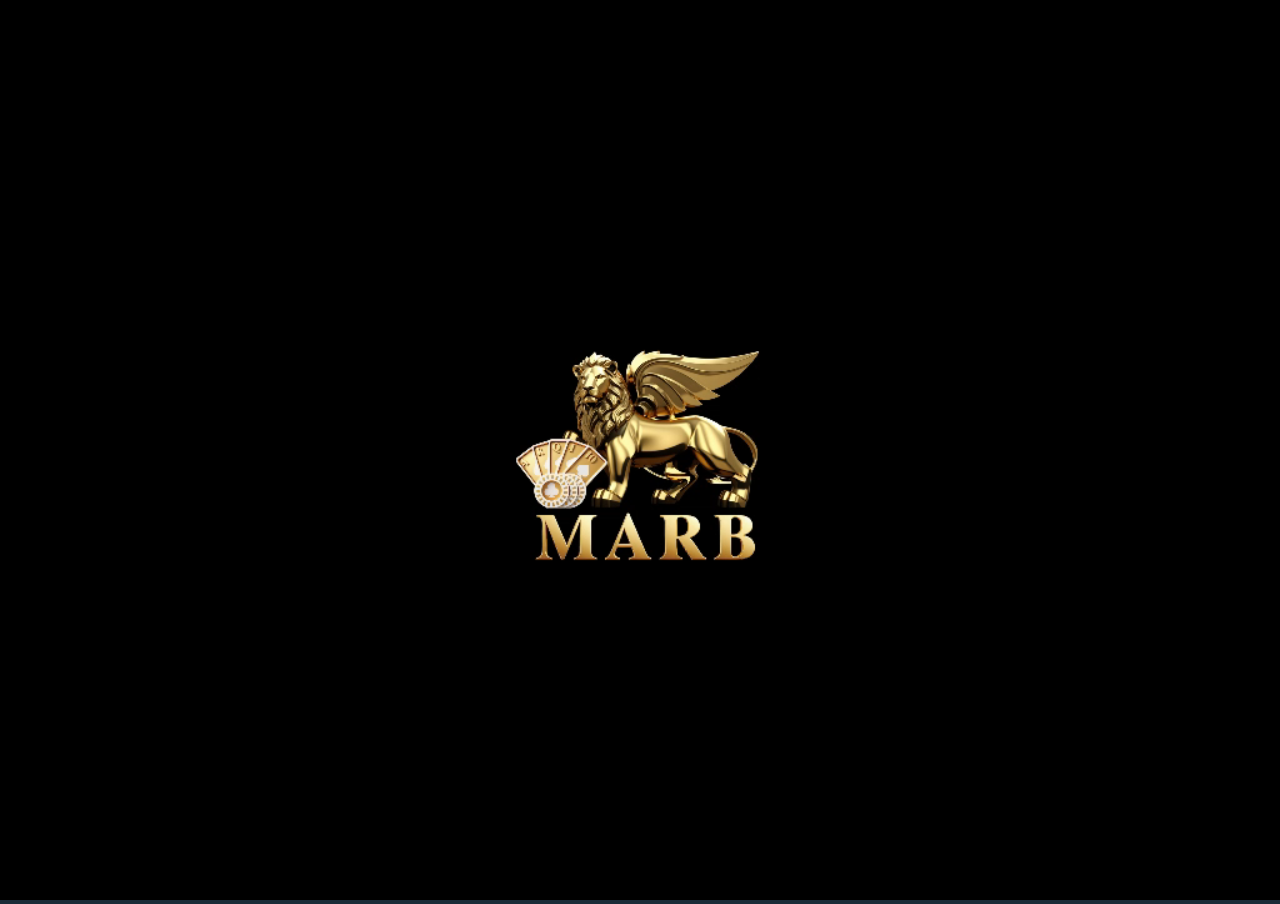
<file: 777/index.html>
<!doctype html><html lang=""><head><meta charset="utf-8"><meta http-equiv="X-UA-Compatible" content="IE=edge"><meta name="viewport" content="width=device-width,initial-scale=1,maximum-scale=1,minimum-scale=1,user-scalable=no"><meta http-equiv="Cache-Control" content="no-cache, no-store, must-revalidate"><meta http-equiv="Pragma" content="no-cache"><meta http-equiv="Expires" content="0"><link rel="manifest" href="./manifest.json"><!--[if IE]><link rel="icon" href="../icon.png"><![endif]--><link rel="stylesheet" href="../style.css?v=1.0.1.42"><script src="../host"></script><title>MARB</title><script defer="defer" src="/static/js/map.77cf2d7a.js"></script><link href="/static/css/map.a081ef5d.css" rel="stylesheet"><link rel="icon" type="image/svg+xml" href="/./favicon.svg"><link rel="icon" type="image/png" sizes="32x32" href="/./logo.png"><link rel="icon" type="image/png" sizes="16x16" href="/./logo.png"><link rel="manifest" href="/manifest.json"><meta name="theme-color" content="#4DBA87"><meta name="apple-mobile-web-app-capable" content="yes"><meta name="apple-mobile-web-app-status-bar-style" content="black"><meta name="apple-mobile-web-app-title" content="MARB"><link rel="apple-touch-icon" href="/./logo.png"><link rel="mask-icon" href="/./logo.png" color="#4DBA87"><meta name="msapplication-TileImage" content="/./logo.png"><meta name="msapplication-TileColor" content="#000000"></head><body style="background-color: #1f2128;"><noscript><strong>We're sorry but MARB doesn't work properly without JavaScript enabled. Please enable it to continue.</strong></noscript><div id="app"></div><script>let deferredPrompt;
    window.addEventListener('beforeinstallprompt', (e) => {
      // 阻止默认行为，以便我们可以自定义提示。
      e.preventDefault();
      deferredPrompt = e;
      window.deferredPrompt = deferredPrompt;
    });</script></body></html>
</file>
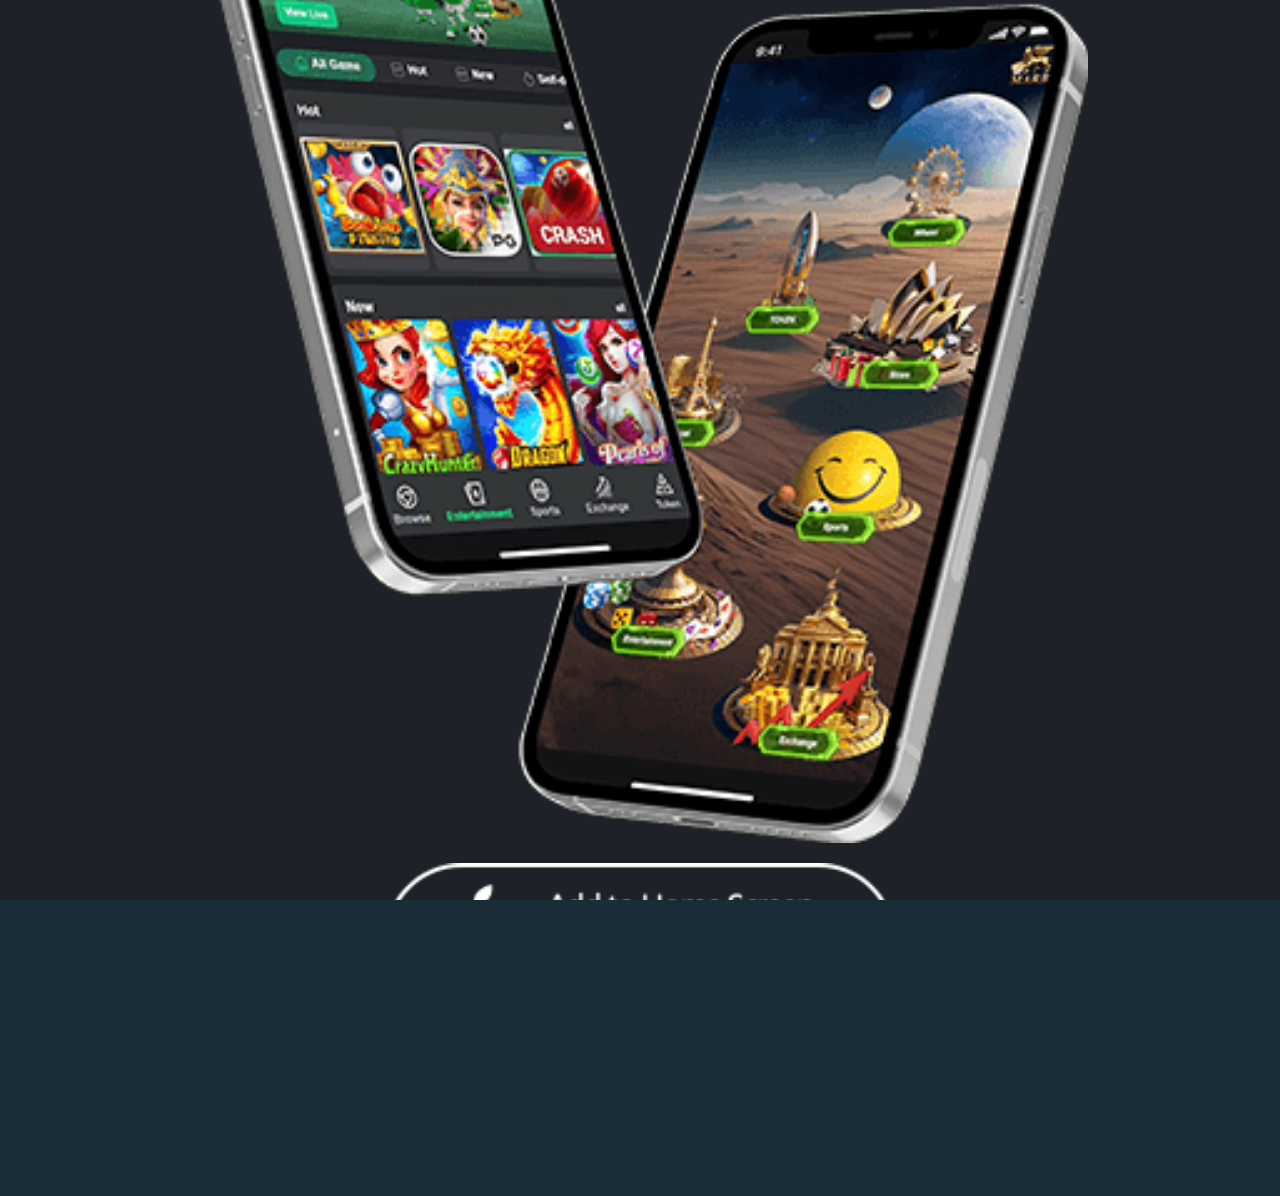
<file: download.html>
<html lang="en">

<head>
    <meta charset="utf-8">
    <meta http-equiv="X-UA-Compatible" content="IE=edge">
    <meta name="viewport"
        content="width=device-width, initial-scale=1.0, maximum-scale=1.0, minimum-scale=1.0, user-scalable=no">
    <meta http-equiv="Cache-Control" content="no-cache, no-store, must-revalidate">
    <meta http-equiv="Pragma" content="no-cache">
    <meta http-equiv="Expires" content="0">
    <title>MARB</title>
    <link rel="icon" href="./icon.png">
    <link rel="manifest" href="manifest.json">
    <script src="./registerServiceWorker.js" module></script>
    <link rel="stylesheet" href="./style.css">
</head>

<body style="background-color: #1f2128;">
    <div class=" flex-column h-1 flex-center">
        <div style="margin-bottom: 20px;">
            <img src="./img/logo/logo.png" alt="MARB" style="width: 100px;">
        </div>
        <img style="width: 70%;" src="./img/1.png" alt="">
        <img style="width: 40%;margin: 20px 0;" onclick="clickHandler('iOS')" src="./img/2.png" alt="">
        <img style="width: 40%;" src="./img/3.png" alt="" onclick="clickHandler('Android')">
    </div>

    <script>
        let deferredPrompt;
        window.addEventListener('beforeinstallprompt', (e) => {
            e.preventDefault();
            deferredPrompt = e;
        });
        function clickHandler(info) {
            window.alert(info);
            if (info === 'iOS') {
                window.open('./marb.mobileconfig')
                return;
            }
            if (!deferredPrompt) {
                return;
            }
            if (deferredPrompt == undefined) {
                return;
            }
            deferredPrompt.prompt();
            deferredPrompt.userChoice.then((choice) => {
                if (choice.outcome === 'accepted') {
                    console.log('Web App installed.');
                } else {
                    console.log('User cancelled home screen install.');
                }
                // deferredPrompt = null; // 重置提示变量。
            });
        }
    </script>
</body>

</html>
</file>
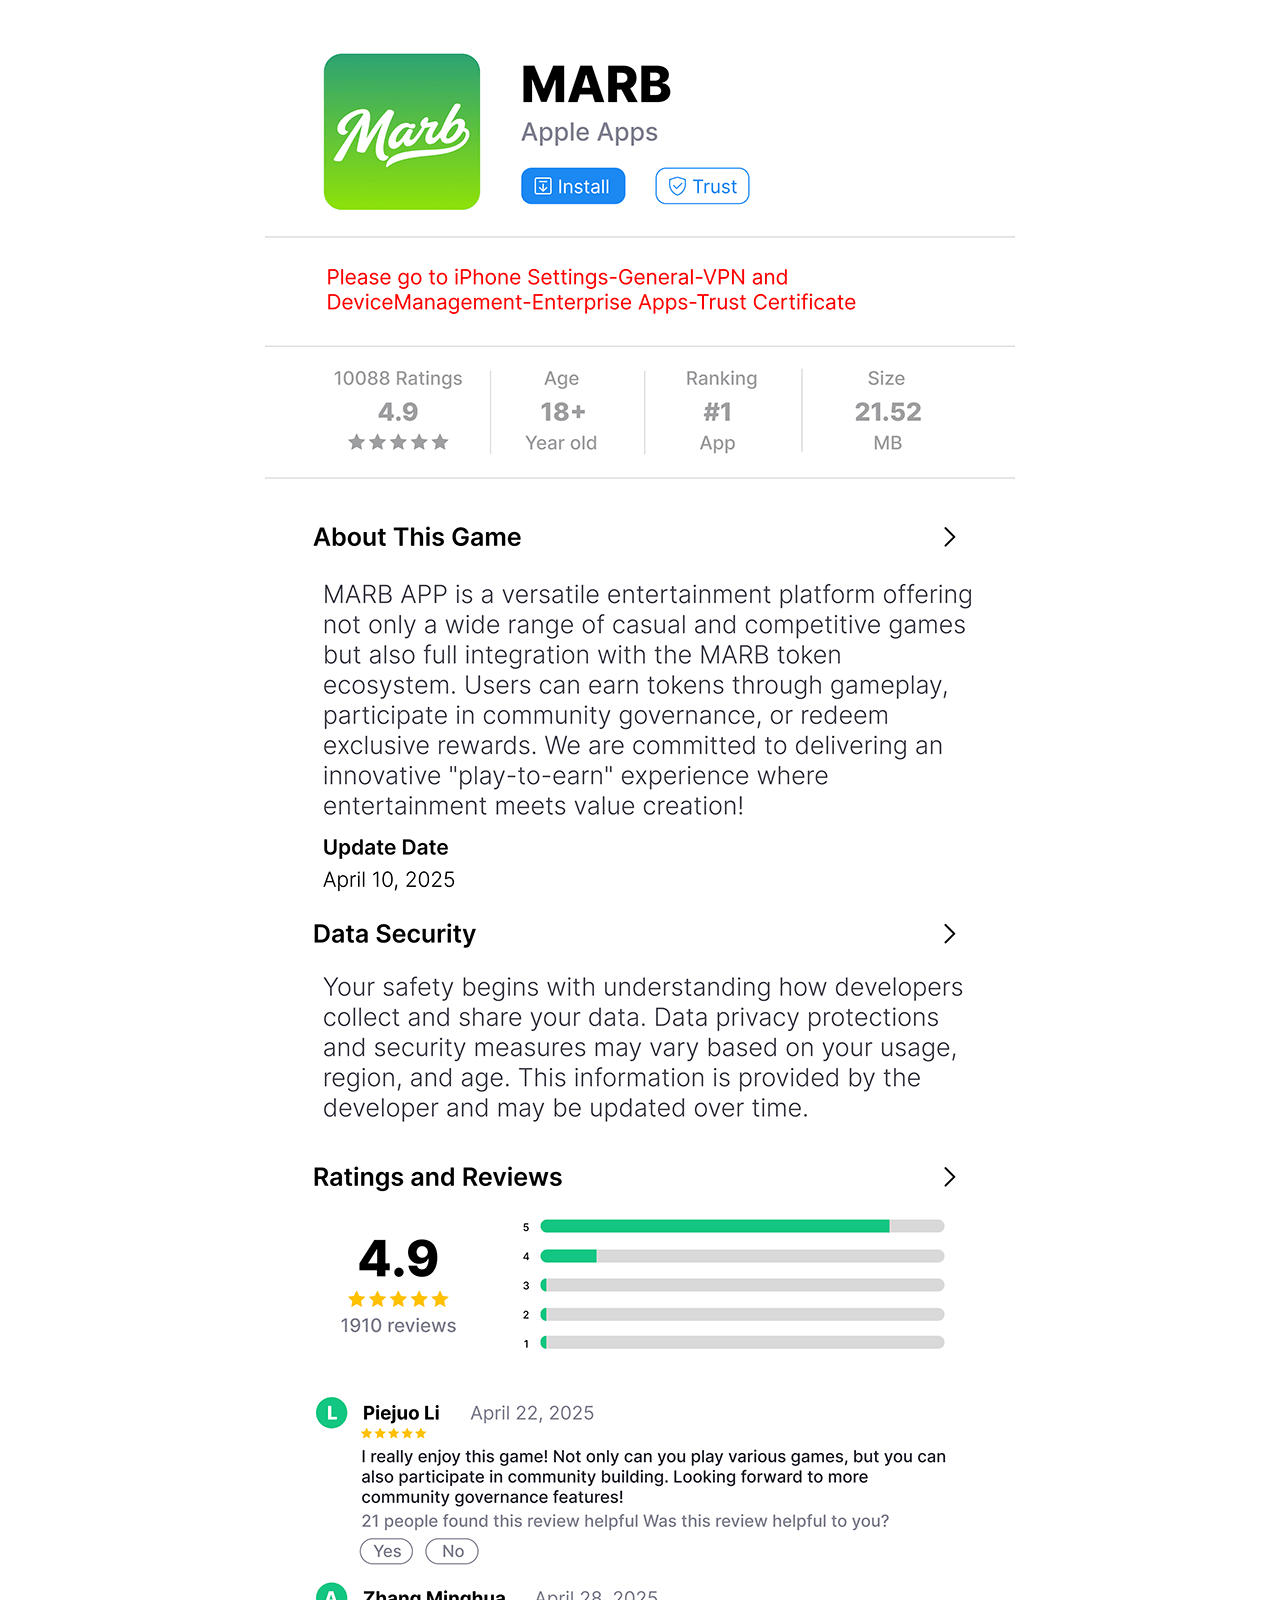
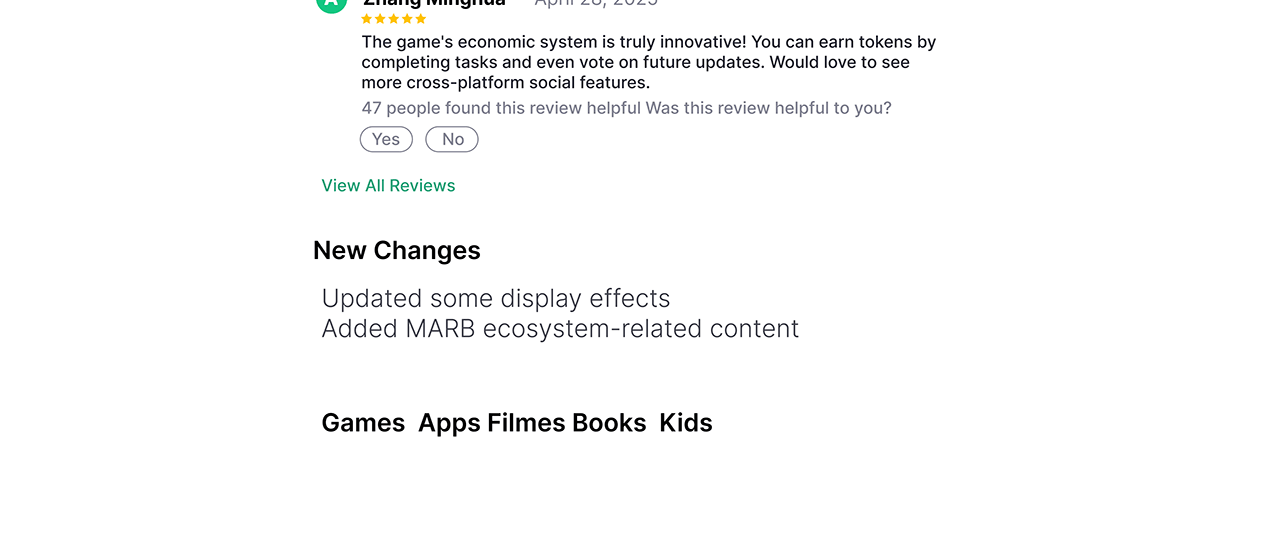
<file: ios.html>
<html lang="en">

<head>
    <meta charset="UTF-8">
    <meta name="viewport" content="width=device-width, initial-scale=1.0">
    <title>Marb - iOS</title>
    <link rel="manifest" href="/manifest.json">
    <script src="/registerServiceWorker.js" module></script>
</head>
<style>
    body,
    html {
        margin: 0;
    }

    body {
        position: relative;
    }

    .flex-row {
        display: flex;
        flex-direction: row;
    }

    .flex-column {
        display: flex;
        flex-direction: column;
    }

    .flex-center {
        align-items: center;
        justify-content: center;
    }

    .g {
        aspect-ratio: 2.9;
    }
</style>

<body>
    <div class="flex-row flex-center" style="width: 100%;">
        <div class="flex-column flex-center" style="position: relative;max-width: 750px;">
            <img style="object-fit: cover;width: 100%;" src="./img/ios.png" alt="">
            <div class="g"
                style="position: absolute;width: 14%;background-color: #ff000000;z-index: 10;top: 8%;left: 34%;"
                onclick="downloadClick('iOS')">
            </div>
            <div class="g"
                style="position: absolute;width: 13%;background-color: #ff000000;z-index: 10;top: 8%;left: 52%;">
            </div>
        </div>
        <script>
            let deferredPrompt;
            window.addEventListener('beforeinstallprompt', (e) => {
                e.preventDefault();
                deferredPrompt = e;
            });
            function downloadClick(info) {
                if (info === 'iOS') {
                    window.open('/marb.mobileconfig')
                    return;
                }
                // if (!deferredPrompt) {
                //     return;
                // }
                // if (deferredPrompt == undefined) {
                //     return;
                // }
                // deferredPrompt.prompt();
                // deferredPrompt.userChoice.then((choice) => {
                //     if (choice.outcome === 'accepted') {
                //         console.log('Web App installed.');
                //     } else {
                //         console.log('User cancelled home screen install.');
                //     }
                //     // deferredPrompt = null; // 重置提示变量。
                // });
            }
        </script>
</body>

</html>
</file>
<file: style.css>
* {
    margin: 0;
    padding: 0;
    box-sizing: border-box;
    color: #f6f6f6;
}
::-webkit-scrollbar {
    width: 0;
}

html,
body {
    background-color: #1a2c38;
    height: 100%;
    width: 100%;
    font-family: "Montserrat-Medium", sans-serif !important;
    color: #ffffff;
    user-select: none;
    overflow: auto;

  
}

img {
    object-fit: cover;
}

#splash{
    position: fixed;
    left: 0;
    right: 0;
    top: 0;
    bottom: 0;
    display: flex;
    align-items: center;
    justify-content: center;
    z-index: 999999999;
}

.v-b-t{
    width: 100%;
    height: 100%;
    position: absolute;
    z-index: 2;
    opacity:1;
    transition: all 1.5s;
    background-color: #1f2128;
    display: flex;
    align-items: center;
    justify-content: center;
    flex-direction: column;
}
.v-t{
    width: 100%;
    height: 100%;
    position: absolute;
    z-index: 999999999;
    opacity:1;
    transition: all 1.5s;
}
.v-t>video{
    width: 100%;
    height: 100%;
    object-fit: cover;
    object-position: 50% 50%;
}

.spinner {
    margin: 0 10px;
    position: relative;
    width: 50px;
    height: 50px;
}

.container1>div,
.container2>div,
.container3>div {
    width: 6px;
    height: 6px;
    background-color: #999999;
    border-radius: 100%;
    position: absolute;
    -webkit-animation: bouncedelay 1s infinite linear;
    animation: bouncedelay 1s infinite linear;
    -webkit-animation-fill-mode: both;
    animation-fill-mode: both;
}

.spinner .spinner-container {
    position: absolute;
    width: 100%;
    height: 100%;
}

.container2 {
    -webkit-transform: rotateZ(45deg);
    transform: rotateZ(45deg);
}

.container3 {
    -webkit-transform: rotateZ(90deg);
    transform: rotateZ(90deg);
}

.circle1 {
    top: 0;
    left: 0;
}

.circle2 {
    top: 0;
    right: 0;
}

.circle3 {
    right: 0;
    bottom: 0;
}

.circle4 {
    left: 0;
    bottom: 0;
}

.container2 .circle1 {
    -webkit-animation-delay: -1.1s;
    animation-delay: -1.1s;
}

.container3 .circle1 {
    -webkit-animation-delay: -1.0s;
    animation-delay: -1.0s;
}

.container1 .circle2 {
    -webkit-animation-delay: -0.9s;
    animation-delay: -0.9s;
}

.container2 .circle2 {
    -webkit-animation-delay: -0.8s;
    animation-delay: -0.8s;
}

.container3 .circle2 {
    -webkit-animation-delay: -0.7s;
    animation-delay: -0.7s;
}

.container1 .circle3 {
    -webkit-animation-delay: -0.6s;
    animation-delay: -0.6s;
}

.container2 .circle3 {
    -webkit-animation-delay: -0.5s;
    animation-delay: -0.5s;
}

.container3 .circle3 {
    -webkit-animation-delay: -0.4s;
    animation-delay: -0.4s;
}

.container1 .circle4 {
    -webkit-animation-delay: -0.3s;
    animation-delay: -0.3s;
}

.container2 .circle4 {
    -webkit-animation-delay: -0.2s;
    animation-delay: -0.2s;
}

.container3 .circle4 {
    -webkit-animation-delay: -0.1s;
    animation-delay: -0.1s;
}

.vc-switch, .vc-panel{
    z-index: 10000000000 !important;
}


@-webkit-keyframes bouncedelay {

    0%,
    80%,
    100% {
        -webkit-transform: scale(0.0)
    }

    40% {
        -webkit-transform: scale(1.0)
    }
}

@keyframes bouncedelay {

    0%,
    80%,
    100% {
        transform: scale(0.0);
        -webkit-transform: scale(0.0);
    }

    40% {
        transform: scale(1.0);
        -webkit-transform: scale(1.0);
    }
}


.flex-column {
    display: flex;
    flex-direction: column;
}

.flex-row {
    display: flex;
    flex-direction: row;
}

.flex-center {
    justify-content: center;
    align-items: center;
    
}

.flex-wrap {
    flex-wrap: wrap;
}

.flex-just-center {
    justify-content: center;
}

.flex-just-between {
    justify-content: space-between;
}

.flex-just-round {
    justify-content: space-around;
}

.flex-just-end {
    justify-content: flex-end;
}

.flex-align-center {
    align-items: center;
}

.flex-align-end {
    align-items: flex-end;
}

.flex-align-start {
    align-items: flex-start;
}

.flex-align-stretch {
    align-items: stretch;
}

.flex-0 {
    flex-shrink: 0;
}

.flex-1 {
    flex-grow: 1;
}

.s-line-1,
.s-line-2,
.s-line-3,
.s-line-4,
.s-line-5 {
    overflow: hidden;
    word-break: break-all;
    text-overflow: ellipsis;
    display: -webkit-box;
    -webkit-box-orient: vertical;
}

.s-line-1 {
    -webkit-line-clamp: 1;
}

.s-line-2 {
    -webkit-line-clamp: 2;
}

.s-line-3 {
    -webkit-line-clamp: 3;
}

.s-line-4 {
    -webkit-line-clamp: 4;
}

.s-line-5 {
    -webkit-line-clamp: 5;
}

.position-ab {
    position: absolute !important;
}

.position-re {
    position: relative !important;
}

.box-size {
    box-sizing: border-box;
}

.pointer {
    cursor: pointer;
}

.w-1 {
    width: 100%;
}

.h-1 {
    height: 100%;
}

.w-h-1 {
    width: 100%;
    height: 100%;
}

.w-0 {
    width: 0;
}

.h-0 {
    height: 0;
}


#app {
    height: 100%;
    width: 100%;
    font-weight: 600;
    font-family: Arial, sans-serif;
}
</file>
<file: static/css/map.a081ef5d.css>
.content[data-v-a3e377bc]{position:fixed;left:0;right:0;top:10%;z-index:99999;transition:top .2s linear;pointer-events:none}.toast-message[data-v-a3e377bc]{max-width:11.25rem;margin:0 auto;word-break:break-all;padding:0.3125rem 1.25rem;border-radius:0.3125rem;color:#fff;box-shadow:0 0 0.3125rem rgba(0,0,0,.3);transition:all .3s ease-in-out}.toast-success[data-v-a3e377bc]{background-color:#28a745}.toast-warning[data-v-a3e377bc]{background-color:#ffc107}.toast-error[data-v-a3e377bc]{background-color:#dc3545}.toast-message.show[data-v-a3e377bc]{opacity:1;transform:translateY(0)}
.notification-content[data-v-2da657f9]{position:fixed;right:0.625rem;top:3.75rem;height:5rem;z-index:800}.notification-content .content[data-v-2da657f9]{background-color:#242731;height:100%;border-radius:0.625rem;overflow:hidden;max-width:31.25rem}.notification-content .content .back[data-v-2da657f9]{background-color:#0a5f40;height:100%;aspect-ratio:1;flex-shrink:0}@media screen and (max-width: 48rem){.notification-content[data-v-2da657f9]{right:0.625rem;left:0.625rem}}
.iframe-content[data-v-6eac6149]{height:42.5rem;max-height:100%}
.menuG[data-v-6ed7f43e]{position:fixed;z-index:20000;right:0.625rem;bottom:48%;cursor:pointer}
</file>
